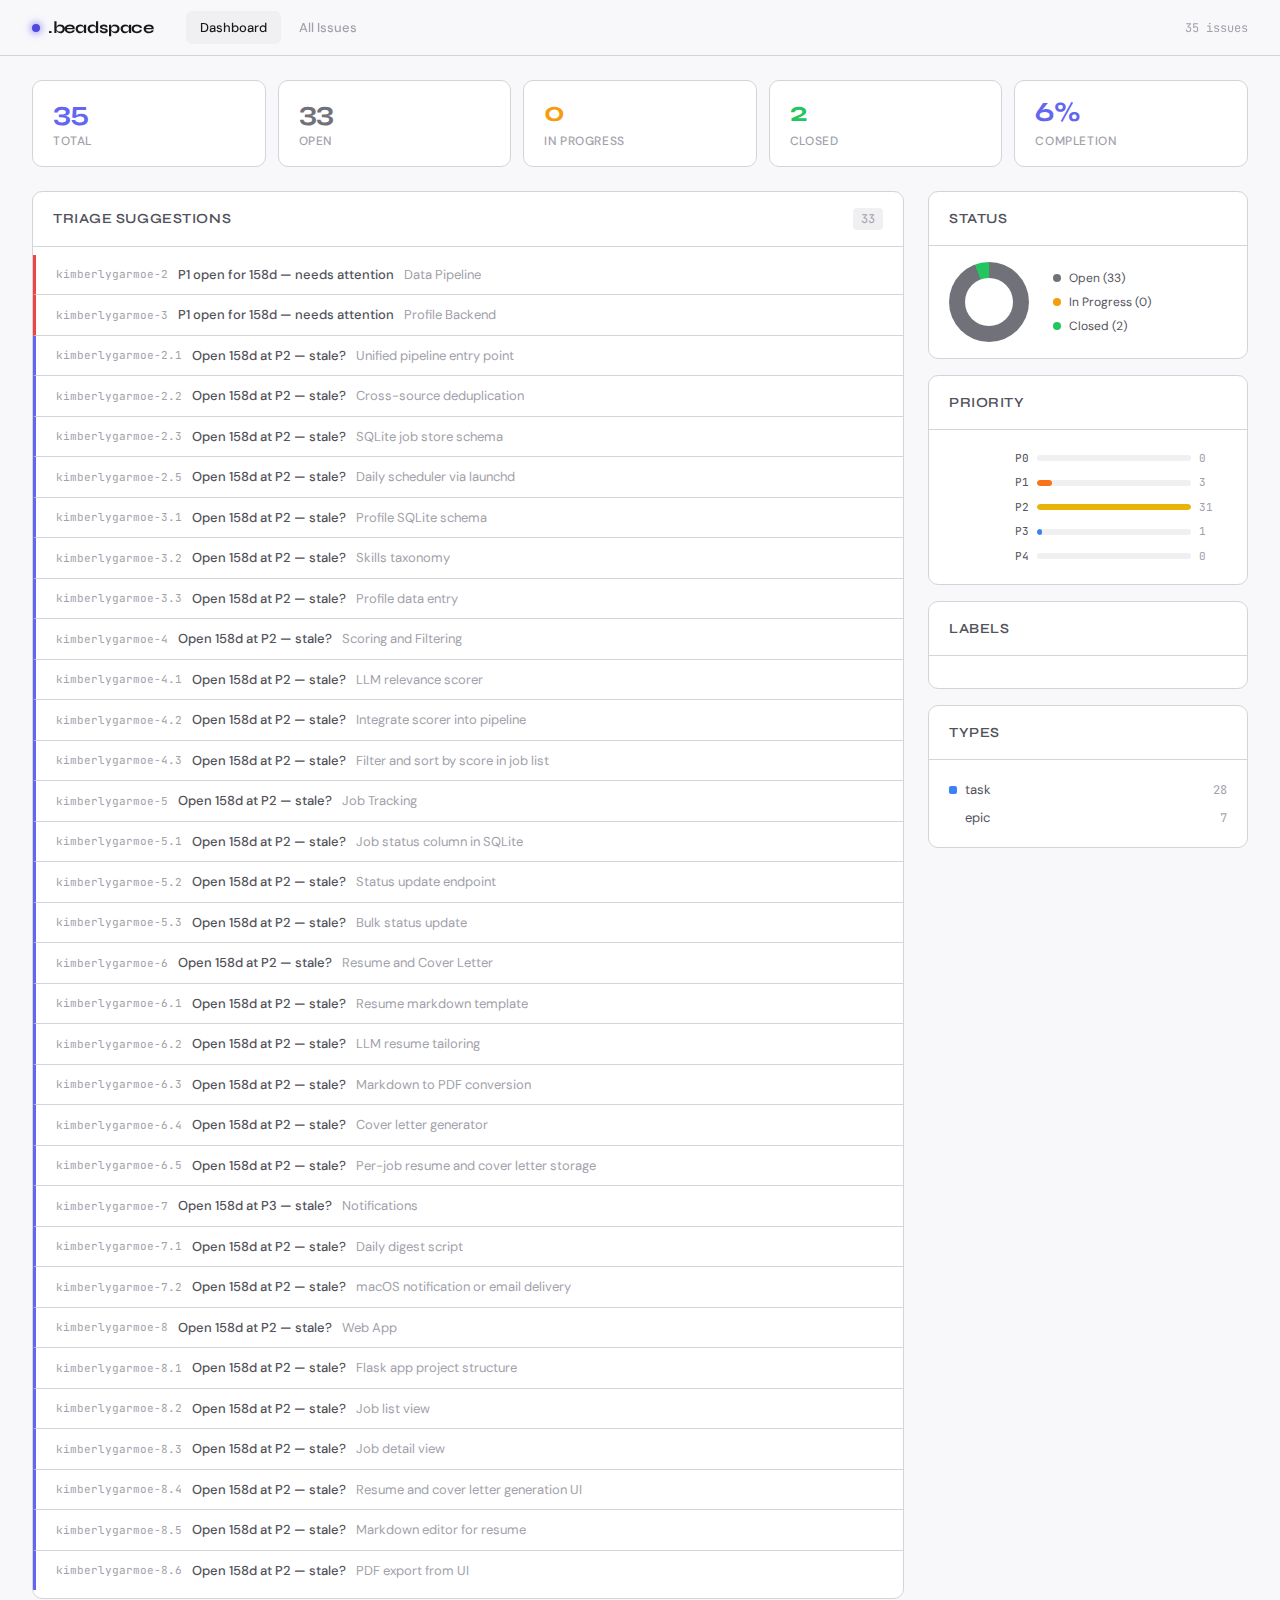
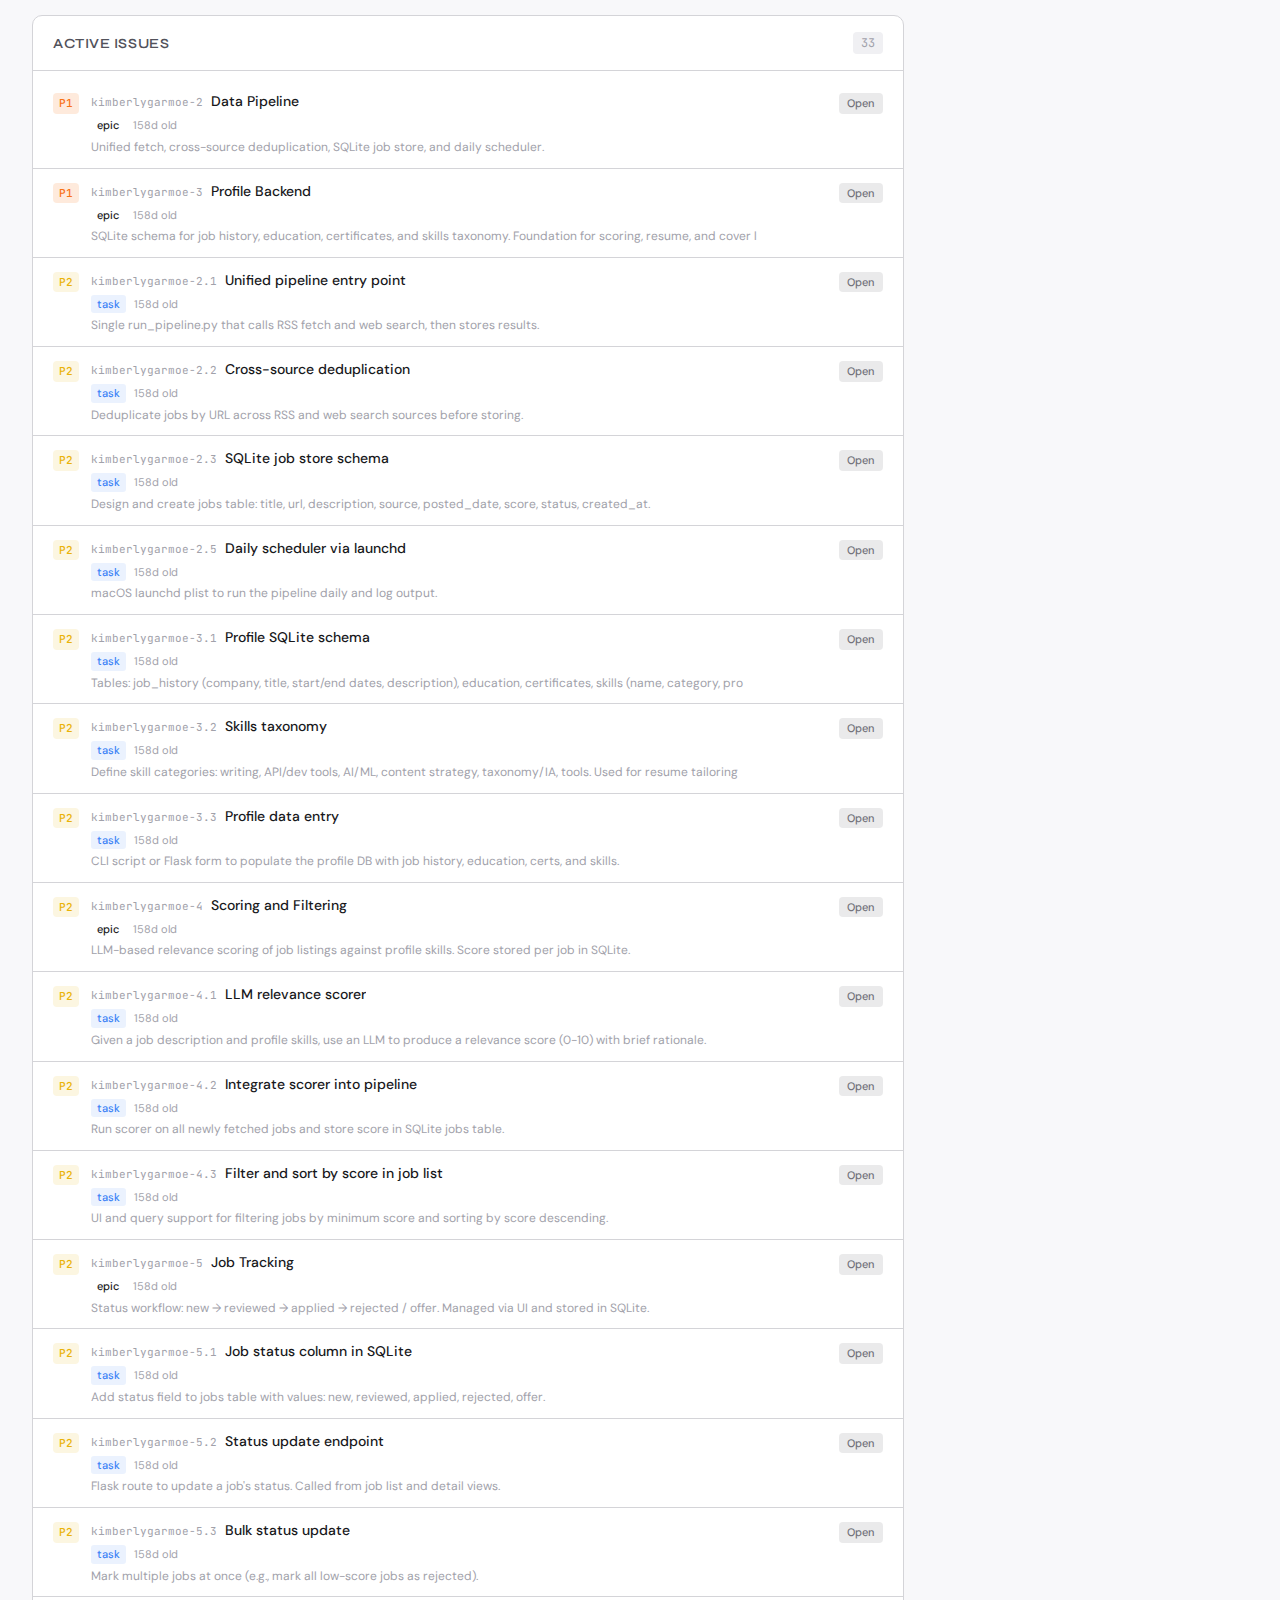
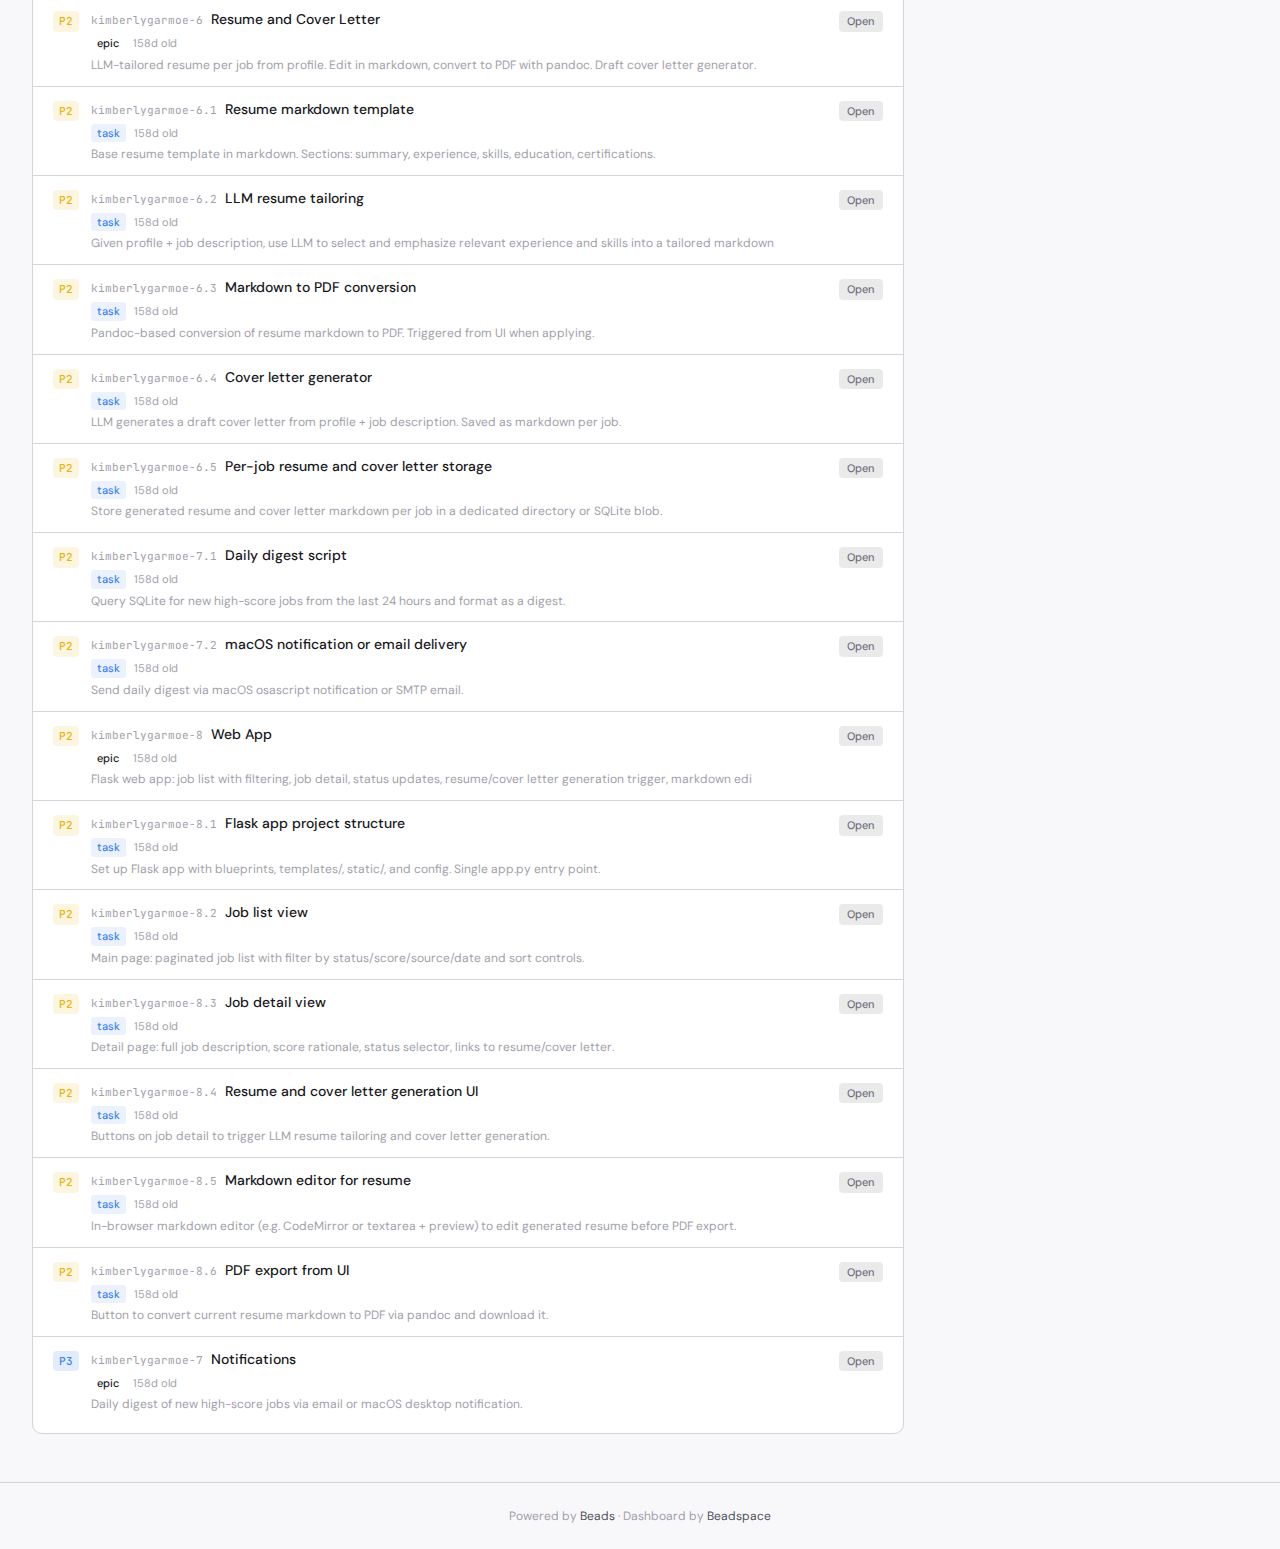
<file: .beadspace/index.html>
<!DOCTYPE html>
<html lang="en">
<head>
<meta charset="UTF-8">
<meta name="viewport" content="width=device-width, initial-scale=1.0">
<title>Beadspace</title>
<link rel="preconnect" href="https://fonts.googleapis.com">
<link rel="preconnect" href="https://fonts.gstatic.com" crossorigin>
<link href="https://fonts.googleapis.com/css2?family=Syne:wght@400;500;600;700;800&family=DM+Sans:opsz,wght@9..40,300;9..40,400;9..40,500;9..40,600&family=JetBrains+Mono:wght@400;500&display=swap" rel="stylesheet">
<style>
:root {
    --bg-deep: #09090b;
    --bg-surface: #111113;
    --bg-elevated: #1a1a1e;
    --bg-hover: #222226;
    --border: #27272a;
    --border-bright: #3a3a3e;
    --text-primary: #ededef;
    --text-secondary: #8e8e93;
    --text-muted: #5a5a5f;
    --accent: #6366f1;
    --accent-bright: #818cf8;
    --accent-dim: rgba(99, 102, 241, 0.15);
    --status-open: #71717a;
    --status-wip: #f59e0b;
    --status-closed: #22c55e;
    --p0: #ef4444;
    --p1: #f97316;
    --p2: #eab308;
    --p3: #3b82f6;
    --p4: #52525b;
    --type-bug: #ef4444;
    --type-feature: #8b5cf6;
    --type-task: #3b82f6;
    --severity-alert: #ef4444;
    --severity-warning: #f59e0b;
    --severity-info: #6366f1;
    --bg-topbar: rgba(17, 17, 19, 0.85);
}

@media (prefers-color-scheme: light) {
    :root {
        --bg-deep: #f8f8fa;
        --bg-surface: #ffffff;
        --bg-elevated: #f0f0f3;
        --bg-hover: #e8e8ec;
        --border: #d4d4d8;
        --border-bright: #a1a1aa;
        --text-primary: #18181b;
        --text-secondary: #52525b;
        --text-muted: #a1a1aa;
        --accent: #4f46e5;
        --accent-bright: #6366f1;
        --accent-dim: rgba(79, 70, 229, 0.1);
        --p4: #a1a1aa;
        --bg-topbar: rgba(248, 248, 250, 0.85);
    }
}

* { margin: 0; padding: 0; box-sizing: border-box; }

body {
    font-family: 'DM Sans', system-ui, sans-serif;
    background: var(--bg-deep);
    color: var(--text-primary);
    line-height: 1.5;
    min-height: 100vh;
}

/* Navigation */
.topbar {
    position: sticky;
    top: 0;
    z-index: 100;
    border-bottom: 1px solid var(--border);
    padding: 0 2rem;
    display: flex;
    align-items: center;
    height: 56px;
    gap: 2rem;
    backdrop-filter: blur(12px);
    background: var(--bg-topbar);
}

.topbar-brand {
    font-family: 'Syne', sans-serif;
    font-weight: 700;
    font-size: 1.05rem;
    letter-spacing: -0.02em;
    color: var(--text-primary);
    display: flex;
    align-items: center;
    gap: 0.5rem;
}

.topbar-brand .brand-dot {
    width: 8px;
    height: 8px;
    border-radius: 50%;
    background: var(--accent);
    box-shadow: 0 0 8px var(--accent);
}

.nav-tabs {
    display: flex;
    gap: 0.25rem;
}

.nav-tab {
    background: none;
    border: none;
    color: var(--text-muted);
    font-family: 'DM Sans', sans-serif;
    font-size: 0.8125rem;
    font-weight: 500;
    padding: 0.5rem 0.875rem;
    border-radius: 6px;
    cursor: pointer;
    transition: all 0.15s;
}

.nav-tab:hover {
    color: var(--text-secondary);
    background: var(--bg-elevated);
}

.nav-tab.active {
    color: var(--text-primary);
    background: var(--bg-elevated);
}

.topbar-meta {
    margin-left: auto;
    font-size: 0.75rem;
    color: var(--text-muted);
    font-family: 'JetBrains Mono', monospace;
}

/* Views */
.view { display: none; padding: 1.5rem 2rem 3rem; }
.view.active { display: block; }

/* Stats Row */
.stats-row {
    display: grid;
    grid-template-columns: repeat(auto-fit, minmax(140px, 1fr));
    gap: 0.75rem;
    margin-bottom: 1.5rem;
}

.stat-card {
    background: var(--bg-surface);
    border: 1px solid var(--border);
    border-radius: 10px;
    padding: 1rem 1.25rem;
}

.stat-value {
    font-family: 'Syne', sans-serif;
    font-weight: 700;
    font-size: 1.75rem;
    letter-spacing: -0.03em;
    line-height: 1.1;
}

.stat-label {
    font-size: 0.75rem;
    color: var(--text-muted);
    font-weight: 500;
    margin-top: 0.25rem;
    text-transform: uppercase;
    letter-spacing: 0.05em;
}

.stat-card.accent .stat-value { color: var(--accent-bright); }
.stat-card.open .stat-value { color: var(--status-open); }
.stat-card.wip .stat-value { color: var(--status-wip); }
.stat-card.closed .stat-value { color: var(--status-closed); }
.stat-card.completion .stat-value { color: var(--accent-bright); }

/* Dashboard Grid */
.dashboard-grid {
    display: grid;
    grid-template-columns: 1fr 320px;
    gap: 1.5rem;
}

@media (max-width: 960px) {
    .dashboard-grid { grid-template-columns: 1fr; }
}

.panel {
    background: var(--bg-surface);
    border: 1px solid var(--border);
    border-radius: 10px;
    overflow: hidden;
}

.panel-header {
    padding: 1rem 1.25rem;
    border-bottom: 1px solid var(--border);
    display: flex;
    align-items: center;
    justify-content: space-between;
}

.panel-title {
    font-family: 'Syne', sans-serif;
    font-weight: 600;
    font-size: 0.875rem;
    text-transform: uppercase;
    letter-spacing: 0.04em;
    color: var(--text-secondary);
}

.panel-count {
    font-family: 'JetBrains Mono', monospace;
    font-size: 0.75rem;
    color: var(--text-muted);
    background: var(--bg-elevated);
    padding: 0.125rem 0.5rem;
    border-radius: 4px;
}

.panel-body { padding: 0.5rem 0; }
.panel-body.padded { padding: 1rem 1.25rem; }

/* Issue Rows */
.issue-row {
    display: flex;
    align-items: flex-start;
    gap: 0.75rem;
    padding: 0.75rem 1.25rem;
    border-bottom: 1px solid var(--border);
    transition: background 0.1s;
}

.issue-row:last-child { border-bottom: none; }
.issue-row:hover { background: var(--bg-hover); }

.issue-priority {
    font-family: 'JetBrains Mono', monospace;
    font-size: 0.6875rem;
    font-weight: 500;
    padding: 0.125rem 0.375rem;
    border-radius: 4px;
    flex-shrink: 0;
    margin-top: 0.125rem;
}

.issue-priority.p0 { background: rgba(239, 68, 68, 0.15); color: var(--p0); }
.issue-priority.p1 { background: rgba(249, 115, 22, 0.15); color: var(--p1); }
.issue-priority.p2 { background: rgba(234, 179, 8, 0.12); color: var(--p2); }
.issue-priority.p3 { background: rgba(59, 130, 246, 0.15); color: var(--p3); }
.issue-priority.p4 { background: rgba(82, 82, 91, 0.2); color: var(--p4); }

.issue-main { flex: 1; min-width: 0; }

.issue-title-row {
    display: flex;
    align-items: baseline;
    gap: 0.5rem;
    margin-bottom: 0.25rem;
}

.issue-id {
    font-family: 'JetBrains Mono', monospace;
    font-size: 0.6875rem;
    color: var(--text-muted);
    flex-shrink: 0;
}

.issue-title {
    font-size: 0.875rem;
    font-weight: 500;
    color: var(--text-primary);
    white-space: nowrap;
    overflow: hidden;
    text-overflow: ellipsis;
}

.issue-meta {
    display: flex;
    align-items: center;
    gap: 0.5rem;
    flex-wrap: wrap;
}

.issue-type {
    font-size: 0.6875rem;
    font-weight: 500;
    padding: 0.0625rem 0.375rem;
    border-radius: 3px;
}

.issue-type.type-bug { background: rgba(239, 68, 68, 0.12); color: var(--type-bug); }
.issue-type.type-feature { background: rgba(139, 92, 246, 0.12); color: var(--type-feature); }
.issue-type.type-task { background: rgba(59, 130, 246, 0.1); color: var(--type-task); }

.tag {
    font-size: 0.6875rem;
    color: var(--text-muted);
    background: var(--bg-elevated);
    padding: 0.0625rem 0.375rem;
    border-radius: 3px;
}

.issue-age, .issue-comments {
    font-size: 0.6875rem;
    color: var(--text-muted);
}

.issue-desc {
    font-size: 0.75rem;
    color: var(--text-muted);
    margin-top: 0.25rem;
    line-height: 1.4;
    overflow: hidden;
    text-overflow: ellipsis;
    white-space: nowrap;
}

.issue-status {
    font-size: 0.6875rem;
    font-weight: 500;
    padding: 0.125rem 0.5rem;
    border-radius: 4px;
    flex-shrink: 0;
    margin-top: 0.125rem;
}

.issue-status.status-open {
    background: rgba(113, 113, 122, 0.15);
    color: var(--status-open);
}

.issue-status.status-in_progress {
    background: rgba(245, 158, 11, 0.15);
    color: var(--status-wip);
}

/* Triage Suggestions */
.suggestion-item {
    display: flex;
    align-items: center;
    gap: 0.625rem;
    padding: 0.625rem 1.25rem;
    border-bottom: 1px solid var(--border);
    font-size: 0.8125rem;
}

.suggestion-item:last-child { border-bottom: none; }
.suggestion-item.alert { border-left: 3px solid var(--severity-alert); }
.suggestion-item.warning { border-left: 3px solid var(--severity-warning); }
.suggestion-item.info { border-left: 3px solid var(--severity-info); }

.suggestion-id {
    font-family: 'JetBrains Mono', monospace;
    font-size: 0.6875rem;
    color: var(--text-muted);
    flex-shrink: 0;
}

.suggestion-reason {
    font-weight: 500;
    color: var(--text-secondary);
    flex-shrink: 0;
}

.suggestion-title {
    color: var(--text-muted);
    overflow: hidden;
    text-overflow: ellipsis;
    white-space: nowrap;
}

/* Charts (pure CSS) */
.bar-row {
    display: flex;
    align-items: center;
    gap: 0.5rem;
    padding: 0.25rem 0;
}

.bar-label {
    font-family: 'JetBrains Mono', monospace;
    font-size: 0.6875rem;
    color: var(--text-secondary);
    width: 80px;
    flex-shrink: 0;
    text-align: right;
}

.bar-track {
    flex: 1;
    height: 6px;
    background: var(--bg-elevated);
    border-radius: 3px;
    overflow: hidden;
}

.bar-fill {
    height: 100%;
    border-radius: 3px;
    transition: width 0.6s cubic-bezier(0.22, 1, 0.36, 1);
}

.p0-fill { background: var(--p0); }
.p1-fill { background: var(--p1); }
.p2-fill { background: var(--p2); }
.p3-fill { background: var(--p3); }
.p4-fill { background: var(--p4); }
.accent-fill { background: var(--accent); }

.bar-count {
    font-family: 'JetBrains Mono', monospace;
    font-size: 0.6875rem;
    color: var(--text-muted);
    width: 28px;
    flex-shrink: 0;
}

/* Donut Chart */
.donut-container {
    display: flex;
    align-items: center;
    gap: 1.5rem;
}

.donut {
    width: 80px;
    height: 80px;
    border-radius: 50%;
    position: relative;
    flex-shrink: 0;
}

.donut::after {
    content: '';
    position: absolute;
    inset: 16px;
    background: var(--bg-surface);
    border-radius: 50%;
}

.donut-legend {
    display: flex;
    flex-direction: column;
    gap: 0.375rem;
}

.donut-legend-item {
    display: flex;
    align-items: center;
    gap: 0.5rem;
    font-size: 0.75rem;
    color: var(--text-secondary);
}

.donut-legend-dot {
    width: 8px;
    height: 8px;
    border-radius: 50%;
    flex-shrink: 0;
}

/* Type Distribution */
.type-row {
    display: flex;
    align-items: center;
    gap: 0.5rem;
    padding: 0.25rem 0;
}

.type-dot {
    width: 8px;
    height: 8px;
    border-radius: 2px;
    flex-shrink: 0;
}

.type-dot.type-bug { background: var(--type-bug); }
.type-dot.type-feature { background: var(--type-feature); }
.type-dot.type-task { background: var(--type-task); }

.type-name {
    font-size: 0.8125rem;
    color: var(--text-secondary);
    flex: 1;
}

.type-count {
    font-family: 'JetBrains Mono', monospace;
    font-size: 0.75rem;
    color: var(--text-muted);
}

/* Empty State */
.empty-state {
    padding: 2rem;
    text-align: center;
    color: var(--text-muted);
    font-size: 0.8125rem;
}

/* Sidebar */
.sidebar {
    display: flex;
    flex-direction: column;
    gap: 1rem;
}

/* Issues Table View */
.search-bar {
    display: flex;
    gap: 0.5rem;
    margin-bottom: 1rem;
    align-items: center;
}

.search-input {
    flex: 1;
    background: var(--bg-surface);
    border: 1px solid var(--border);
    border-radius: 8px;
    padding: 0.625rem 1rem;
    color: var(--text-primary);
    font-family: 'DM Sans', sans-serif;
    font-size: 0.875rem;
    outline: none;
    transition: border-color 0.15s;
}

.search-input:focus { border-color: var(--accent); }
.search-input::placeholder { color: var(--text-muted); }

.filter-chip {
    background: var(--bg-surface);
    border: 1px solid var(--border);
    color: var(--text-secondary);
    font-family: 'DM Sans', sans-serif;
    font-size: 0.75rem;
    font-weight: 500;
    padding: 0.5rem 0.75rem;
    border-radius: 6px;
    cursor: pointer;
    transition: all 0.15s;
    white-space: nowrap;
}

.filter-chip:hover { border-color: var(--border-bright); color: var(--text-primary); }
.filter-chip.active { background: var(--accent-dim); border-color: var(--accent); color: var(--accent-bright); }

.issues-table {
    width: 100%;
    border-collapse: collapse;
    background: var(--bg-surface);
    border: 1px solid var(--border);
    border-radius: 10px;
    overflow: hidden;
}

.issues-table th {
    text-align: left;
    padding: 0.625rem 0.75rem;
    font-size: 0.6875rem;
    font-weight: 600;
    color: var(--text-muted);
    text-transform: uppercase;
    letter-spacing: 0.05em;
    border-bottom: 1px solid var(--border);
    background: var(--bg-elevated);
    cursor: pointer;
    user-select: none;
    white-space: nowrap;
}

.issues-table th:hover { color: var(--text-secondary); }

.issues-table td {
    padding: 0.5rem 0.75rem;
    font-size: 0.8125rem;
    border-bottom: 1px solid var(--border);
    vertical-align: top;
}

.issues-table tr:last-child td { border-bottom: none; }
.issues-table tr:hover td { background: var(--bg-hover); }

.issues-table .col-id {
    font-family: 'JetBrains Mono', monospace;
    font-size: 0.6875rem;
    color: var(--text-muted);
    white-space: nowrap;
}

.issues-table .col-title {
    font-weight: 500;
    max-width: 400px;
    overflow: hidden;
    text-overflow: ellipsis;
    white-space: nowrap;
}

.status-dot {
    display: inline-block;
    width: 6px;
    height: 6px;
    border-radius: 50%;
    margin-right: 0.375rem;
}

.status-dot.open { background: var(--status-open); }
.status-dot.in_progress { background: var(--status-wip); }
.status-dot.closed { background: var(--status-closed); }

/* Loading state */
.loading {
    display: flex;
    align-items: center;
    justify-content: center;
    min-height: 60vh;
    flex-direction: column;
    gap: 1rem;
}

.loading-spinner {
    width: 24px;
    height: 24px;
    border: 2px solid var(--border);
    border-top-color: var(--accent);
    border-radius: 50%;
    animation: spin 0.8s linear infinite;
}

@keyframes spin { to { transform: rotate(360deg); } }

.loading-text {
    color: var(--text-muted);
    font-size: 0.8125rem;
}

.error-state {
    display: flex;
    align-items: center;
    justify-content: center;
    min-height: 60vh;
    flex-direction: column;
    gap: 1rem;
    color: var(--severity-alert);
}

.error-state code {
    font-family: 'JetBrains Mono', monospace;
    font-size: 0.75rem;
    color: var(--text-muted);
    background: var(--bg-surface);
    padding: 0.5rem 1rem;
    border-radius: 6px;
    border: 1px solid var(--border);
}

/* Scrollbar */
::-webkit-scrollbar { width: 6px; height: 6px; }
::-webkit-scrollbar-track { background: transparent; }
::-webkit-scrollbar-thumb { background: var(--border); border-radius: 3px; }
::-webkit-scrollbar-thumb:hover { background: var(--border-bright); }

/* Footer */
.footer {
    border-top: 1px solid var(--border);
    padding: 1.5rem 2rem;
    text-align: center;
    font-size: 0.75rem;
    color: var(--text-muted);
}
.footer a {
    color: var(--text-secondary);
    text-decoration: none;
}
.footer a:hover { color: var(--accent-bright); }

/* Transitions */
.view { animation: fadeIn 0.2s ease; }
@keyframes fadeIn { from { opacity: 0; transform: translateY(4px); } to { opacity: 1; transform: translateY(0); } }
</style>
</head>
<body>

<div class="topbar">
    <div class="topbar-brand">
        <span class="brand-dot"></span>
        <span id="topbar-title"></span>
    </div>
    <div class="nav-tabs">
        <button class="nav-tab active" data-view="dashboard">Dashboard</button>
        <button class="nav-tab" data-view="issues">All Issues</button>
    </div>
    <div class="topbar-meta" id="topbar-meta"></div>
</div>

<div id="app">
    <div class="loading">
        <div class="loading-spinner"></div>
        <div class="loading-text">Loading issues...</div>
    </div>
</div>

<script>
// ─── Data Loading ────────────────────────────────────────────────────────────
// Fetches issues.json (sibling file) and renders the dashboard dynamically.
// All user-facing text is rendered via textContent (safe) or the esc() helper.

function esc(str) {
    var el = document.createElement('span');
    el.textContent = str || '';
    return el.innerHTML;
}

function daysAgo(dateStr) {
    if (!dateStr) return 0;
    var diff = Date.now() - new Date(dateStr).getTime();
    return Math.max(0, Math.floor(diff / 86400000));
}

function pShort(p) { return 'P' + (p != null ? p : 2); }

// ─── Triage Engine ───────────────────────────────────────────────────────────
function triageSuggestions(issues) {
    var suggestions = [];
    issues.forEach(function(issue) {
        if (issue.status === 'closed') return;
        var age = daysAgo(issue.created_at);
        var p = issue.priority != null ? issue.priority : 2;
        var labels = issue.labels || [];
        var hasDesc = !!issue.description;

        if (issue.issue_type === 'bug' && p >= 3) {
            suggestions.push({ id: issue.id, title: issue.title,
                reason: 'Bug at ' + pShort(p) + ' — consider promoting', severity: 'warning' });
        }
        if (p <= 1 && age > 3) {
            suggestions.push({ id: issue.id, title: issue.title,
                reason: pShort(p) + ' open for ' + age + 'd — needs attention', severity: 'alert' });
        }
        if (labels.indexOf('plan-worthy') !== -1 && !hasDesc) {
            suggestions.push({ id: issue.id, title: issue.title,
                reason: 'plan-worthy but no description', severity: 'info' });
        }
        if (age > 7 && p < 4) {
            suggestions.push({ id: issue.id, title: issue.title,
                reason: 'Open ' + age + 'd at ' + pShort(p) + ' — stale?', severity: 'info' });
        }
    });

    // Dedupe by ID, keep highest severity
    var rank = { alert: 0, warning: 1, info: 2 };
    var seen = {};
    suggestions.forEach(function(s) {
        if (!seen[s.id] || rank[s.severity] < rank[seen[s.id].severity]) seen[s.id] = s;
    });
    return Object.values(seen).sort(function(a, b) { return rank[a.severity] - rank[b.severity]; });
}

// ─── Render Dashboard ────────────────────────────────────────────────────────
function renderDashboard(issues) {
    var open = issues.filter(function(i) { return i.status === 'open'; });
    var wip = issues.filter(function(i) { return i.status === 'in_progress'; });
    var closed = issues.filter(function(i) { return i.status === 'closed'; });
    var total = issues.length;
    var completionPct = total > 0 ? Math.round(closed.length / total * 100) : 0;

    // Priority counts
    var priCounts = [0, 0, 0, 0, 0];
    issues.forEach(function(i) { var p = i.priority != null ? i.priority : 2; if (p >= 0 && p <= 4) priCounts[p]++; });
    var maxPri = Math.max.apply(null, priCounts) || 1;

    // Label counts
    var labelMap = {};
    issues.forEach(function(i) { (i.labels || []).forEach(function(l) { labelMap[l] = (labelMap[l] || 0) + 1; }); });
    var labels = Object.keys(labelMap).sort(function(a, b) { return labelMap[b] - labelMap[a]; });
    var maxLabel = labels.length > 0 ? labelMap[labels[0]] : 1;

    // Type counts
    var typeMap = {};
    issues.forEach(function(i) { var t = i.issue_type || 'task'; typeMap[t] = (typeMap[t] || 0) + 1; });

    // Donut
    var totalDonut = open.length + wip.length + closed.length;
    var openEnd = totalDonut > 0 ? (open.length / totalDonut * 100) : 0;
    var wipEnd = openEnd + (totalDonut > 0 ? (wip.length / totalDonut * 100) : 0);
    var donutGrad = 'conic-gradient(var(--status-open) 0% ' + openEnd.toFixed(1) + '%, var(--status-wip) ' + openEnd.toFixed(1) + '% ' + wipEnd.toFixed(1) + '%, var(--status-closed) ' + wipEnd.toFixed(1) + '% 100%)';

    // Active issues sorted by priority then age
    var active = open.concat(wip).sort(function(a, b) {
        var pa = a.priority != null ? a.priority : 2;
        var pb = b.priority != null ? b.priority : 2;
        if (pa !== pb) return pa - pb;
        return daysAgo(b.created_at) - daysAgo(a.created_at);
    });

    var suggestions = triageSuggestions(issues);

    // Build suggestions HTML
    var suggestionsHtml = '';
    if (suggestions.length > 0) {
        suggestions.forEach(function(s) {
            suggestionsHtml += '<div class="suggestion-item ' + esc(s.severity) + '">' +
                '<span class="suggestion-id">' + esc(s.id) + '</span>' +
                '<span class="suggestion-reason">' + esc(s.reason) + '</span>' +
                '<span class="suggestion-title">' + esc((s.title || '').substring(0, 60)) + '</span></div>';
        });
    } else {
        suggestionsHtml = '<div class="empty-state">No triage suggestions — looking clean</div>';
    }

    // Build active issues HTML
    var activeHtml = '';
    if (active.length > 0) {
        active.forEach(function(issue) {
            var p = issue.priority != null ? issue.priority : 2;
            var age = daysAgo(issue.created_at);
            var ageStr = age > 0 ? age + 'd' : 'today';
            var statusDisplay = issue.status === 'in_progress' ? 'WIP' : 'Open';
            var tagsHtml = (issue.labels || []).map(function(l) { return '<span class="tag">' + esc(l) + '</span>'; }).join('');
            var itype = issue.issue_type || 'task';
            var descPreview = esc((issue.description || '').substring(0, 120));
            var commentCount = (issue.comments || []).length;

            activeHtml += '<div class="issue-row">' +
                '<div class="issue-priority p' + p + '">' + pShort(p) + '</div>' +
                '<div class="issue-main">' +
                '<div class="issue-title-row"><span class="issue-id">' + esc(issue.id) + '</span>' +
                '<span class="issue-title">' + esc(issue.title) + '</span></div>' +
                '<div class="issue-meta"><span class="issue-type type-' + esc(itype) + '">' + esc(itype) + '</span>' +
                tagsHtml +
                '<span class="issue-age">' + ageStr + ' old</span>' +
                (commentCount ? '<span class="issue-comments">' + commentCount + ' comments</span>' : '') +
                '</div>' +
                (descPreview ? '<div class="issue-desc">' + descPreview + '</div>' : '') +
                '</div>' +
                '<div class="issue-status status-' + esc(issue.status) + '">' + esc(statusDisplay) + '</div></div>';
        });
    } else {
        activeHtml = '<div class="empty-state">No open issues — inbox zero achieved</div>';
    }

    // Priority bars
    var priBarsHtml = '';
    for (var pi = 0; pi <= 4; pi++) {
        var pct = (priCounts[pi] / maxPri * 100).toFixed(0);
        priBarsHtml += '<div class="bar-row"><span class="bar-label">P' + pi + '</span>' +
            '<div class="bar-track"><div class="bar-fill p' + pi + '-fill" style="width:' + pct + '%"></div></div>' +
            '<span class="bar-count">' + priCounts[pi] + '</span></div>';
    }

    // Label bars
    var labelBarsHtml = '';
    labels.forEach(function(l) {
        var pct = (labelMap[l] / maxLabel * 100).toFixed(0);
        labelBarsHtml += '<div class="bar-row"><span class="bar-label">' + esc(l) + '</span>' +
            '<div class="bar-track"><div class="bar-fill accent-fill" style="width:' + pct + '%"></div></div>' +
            '<span class="bar-count">' + labelMap[l] + '</span></div>';
    });

    // Type items
    var typeHtml = '';
    Object.keys(typeMap).sort(function(a, b) { return typeMap[b] - typeMap[a]; }).forEach(function(t) {
        typeHtml += '<div class="type-row"><span class="type-dot type-' + esc(t) + '"></span>' +
            '<span class="type-name">' + esc(t) + '</span>' +
            '<span class="type-count">' + typeMap[t] + '</span></div>';
    });

    return '<div id="view-dashboard" class="view active">' +
        '<div class="stats-row">' +
        '<div class="stat-card accent"><div class="stat-value">' + total + '</div><div class="stat-label">Total</div></div>' +
        '<div class="stat-card open"><div class="stat-value">' + open.length + '</div><div class="stat-label">Open</div></div>' +
        '<div class="stat-card wip"><div class="stat-value">' + wip.length + '</div><div class="stat-label">In Progress</div></div>' +
        '<div class="stat-card closed"><div class="stat-value">' + closed.length + '</div><div class="stat-label">Closed</div></div>' +
        '<div class="stat-card completion"><div class="stat-value">' + completionPct + '%</div><div class="stat-label">Completion</div></div>' +
        '</div>' +
        '<div class="dashboard-grid"><div class="main-column">' +
        '<div class="panel" style="margin-bottom:1rem"><div class="panel-header"><span class="panel-title">Triage Suggestions</span><span class="panel-count">' + suggestions.length + '</span></div><div class="panel-body">' + suggestionsHtml + '</div></div>' +
        '<div class="panel"><div class="panel-header"><span class="panel-title">Active Issues</span><span class="panel-count">' + active.length + '</span></div><div class="panel-body">' + activeHtml + '</div></div>' +
        '</div><div class="sidebar">' +
        '<div class="panel"><div class="panel-header"><span class="panel-title">Status</span></div><div class="panel-body padded"><div class="donut-container"><div class="donut" style="background:' + donutGrad + '"></div><div class="donut-legend">' +
        '<div class="donut-legend-item"><div class="donut-legend-dot" style="background:var(--status-open)"></div>Open (' + open.length + ')</div>' +
        '<div class="donut-legend-item"><div class="donut-legend-dot" style="background:var(--status-wip)"></div>In Progress (' + wip.length + ')</div>' +
        '<div class="donut-legend-item"><div class="donut-legend-dot" style="background:var(--status-closed)"></div>Closed (' + closed.length + ')</div>' +
        '</div></div></div></div>' +
        '<div class="panel"><div class="panel-header"><span class="panel-title">Priority</span></div><div class="panel-body padded">' + priBarsHtml + '</div></div>' +
        '<div class="panel"><div class="panel-header"><span class="panel-title">Labels</span></div><div class="panel-body padded">' + labelBarsHtml + '</div></div>' +
        '<div class="panel"><div class="panel-header"><span class="panel-title">Types</span></div><div class="panel-body padded">' + typeHtml + '</div></div>' +
        '</div></div></div>';
}

// ─── Issues Table (DOM-based rendering) ──────────────────────────────────────
var ISSUES = [];
var currentSort = { field: 'priority', dir: 1 };
var currentFilter = 'open';
var searchQuery = '';

function renderIssuesView() {
    return '<div id="view-issues" class="view">' +
        '<div class="search-bar">' +
        '<input type="text" class="search-input" id="search" placeholder="Search issues..." autocomplete="off">' +
        '<button class="filter-chip" data-filter="all">All</button>' +
        '<button class="filter-chip active" data-filter="open">Open</button>' +
        '<button class="filter-chip" data-filter="in_progress">WIP</button>' +
        '<button class="filter-chip" data-filter="closed">Closed</button>' +
        '</div>' +
        '<table class="issues-table"><thead><tr>' +
        '<th data-sort="id">ID</th>' +
        '<th data-sort="priority">Priority</th>' +
        '<th data-sort="title">Title</th>' +
        '<th data-sort="status">Status</th>' +
        '<th data-sort="type">Type</th>' +
        '<th data-sort="labels">Labels</th>' +
        '<th data-sort="age">Age</th>' +
        '</tr></thead><tbody id="issues-tbody"></tbody></table></div>';
}

function renderIssuesTable() {
    var filtered = ISSUES.filter(function(i) {
        if (currentFilter !== 'all' && i.status !== currentFilter) return false;
        if (searchQuery) {
            var q = searchQuery.toLowerCase();
            return (i.title || '').toLowerCase().indexOf(q) !== -1 ||
                   (i.id || '').toLowerCase().indexOf(q) !== -1 ||
                   (i.labels || []).some(function(l) { return l.toLowerCase().indexOf(q) !== -1; });
        }
        return true;
    });

    filtered.sort(function(a, b) {
        var va, vb;
        switch (currentSort.field) {
            case 'priority': va = a.priority != null ? a.priority : 2; vb = b.priority != null ? b.priority : 2; break;
            case 'age': va = daysAgo(a.created_at); vb = daysAgo(b.created_at); break;
            case 'status': va = a.status; vb = b.status; break;
            case 'type': va = a.issue_type || ''; vb = b.issue_type || ''; break;
            case 'title': va = a.title || ''; vb = b.title || ''; break;
            case 'id': va = a.id || ''; vb = b.id || ''; break;
            default: va = a.priority != null ? a.priority : 2; vb = b.priority != null ? b.priority : 2;
        }
        if (typeof va === 'string') return va.localeCompare(vb) * currentSort.dir;
        return (va - vb) * currentSort.dir;
    });

    // Build table using DOM methods (XSS-safe)
    var tbody = document.getElementById('issues-tbody');
    if (!tbody) return;
    while (tbody.firstChild) tbody.removeChild(tbody.firstChild);

    filtered.forEach(function(i) {
        var age = daysAgo(i.created_at);
        var ageStr = age > 0 ? age + 'd' : 'today';
        var p = i.priority != null ? i.priority : 2;
        var statusLabel = i.status === 'in_progress' ? 'In Progress' : i.status.charAt(0).toUpperCase() + i.status.slice(1);
        var tr = document.createElement('tr');

        var tdId = document.createElement('td');
        tdId.className = 'col-id';
        tdId.textContent = i.id;
        tr.appendChild(tdId);

        var tdPri = document.createElement('td');
        var priSpan = document.createElement('span');
        priSpan.className = 'issue-priority p' + p;
        priSpan.textContent = 'P' + p;
        tdPri.appendChild(priSpan);
        tr.appendChild(tdPri);

        var tdTitle = document.createElement('td');
        tdTitle.className = 'col-title';
        tdTitle.textContent = i.title;
        tr.appendChild(tdTitle);

        var tdStatus = document.createElement('td');
        var statusDot = document.createElement('span');
        statusDot.className = 'status-dot ' + i.status;
        tdStatus.appendChild(statusDot);
        tdStatus.appendChild(document.createTextNode(statusLabel));
        tr.appendChild(tdStatus);

        var tdType = document.createElement('td');
        var typeSpan = document.createElement('span');
        typeSpan.className = 'issue-type type-' + (i.issue_type || 'task');
        typeSpan.textContent = i.issue_type || 'task';
        tdType.appendChild(typeSpan);
        tr.appendChild(tdType);

        var tdLabels = document.createElement('td');
        (i.labels || []).forEach(function(l) {
            var tagSpan = document.createElement('span');
            tagSpan.className = 'tag';
            tagSpan.textContent = l;
            tdLabels.appendChild(tagSpan);
            tdLabels.appendChild(document.createTextNode(' '));
        });
        tr.appendChild(tdLabels);

        var tdAge = document.createElement('td');
        tdAge.style.fontFamily = "'JetBrains Mono', monospace";
        tdAge.style.fontSize = '0.6875rem';
        tdAge.style.color = 'var(--text-muted)';
        tdAge.textContent = ageStr;
        tr.appendChild(tdAge);

        tbody.appendChild(tr);
    });
}

function bindIssuesEvents() {
    document.querySelectorAll('.issues-table th[data-sort]').forEach(function(th) {
        th.addEventListener('click', function() {
            var field = th.dataset.sort;
            if (currentSort.field === field) { currentSort.dir *= -1; }
            else { currentSort = { field: field, dir: 1 }; }
            renderIssuesTable();
        });
    });

    document.querySelectorAll('.filter-chip').forEach(function(chip) {
        chip.addEventListener('click', function() {
            document.querySelectorAll('.filter-chip').forEach(function(c) { c.classList.remove('active'); });
            chip.classList.add('active');
            currentFilter = chip.dataset.filter;
            renderIssuesTable();
        });
    });

    var searchEl = document.getElementById('search');
    if (searchEl) {
        searchEl.addEventListener('input', function(e) {
            searchQuery = e.target.value;
            renderIssuesTable();
        });
    }
}

// ─── Repo name from URL path (e.g., owner.github.io/repo-name/) ─────────────
var repoName = (function() {
    var seg = window.location.pathname.split('/').filter(Boolean)[0];
    return seg || 'Beadspace';
})();
document.getElementById('topbar-title').textContent = repoName;
document.title = repoName;

// ─── Bootstrap ───────────────────────────────────────────────────────────────
fetch('issues.json')
    .then(function(r) {
        if (!r.ok) throw new Error('Failed to load issues.json (HTTP ' + r.status + ')');
        return r.json();
    })
    .then(function(issues) {
        ISSUES = issues;
        document.getElementById('topbar-meta').textContent = issues.length + ' issues';

        // Render both views
        var app = document.getElementById('app');
        app.textContent = '';
        app.insertAdjacentHTML('beforeend', renderDashboard(issues));
        app.insertAdjacentHTML('beforeend', renderIssuesView());

        // Bind navigation
        document.querySelectorAll('.nav-tab').forEach(function(tab) {
            tab.addEventListener('click', function() {
                document.querySelectorAll('.nav-tab').forEach(function(t) { t.classList.remove('active'); });
                document.querySelectorAll('.view').forEach(function(v) { v.classList.remove('active'); });
                tab.classList.add('active');
                document.getElementById('view-' + tab.dataset.view).classList.add('active');
            });
        });

        // Bind issues table events and render
        bindIssuesEvents();
        renderIssuesTable();
    })
    .catch(function(err) {
        var app = document.getElementById('app');
        app.textContent = '';
        var errDiv = document.createElement('div');
        errDiv.className = 'error-state';
        var msg = document.createElement('div');
        msg.textContent = 'Could not load issues';
        errDiv.appendChild(msg);
        var code = document.createElement('code');
        code.textContent = err.message;
        errDiv.appendChild(code);
        var hint = document.createElement('div');
        hint.style.color = 'var(--text-muted)';
        hint.style.fontSize = '0.75rem';
        hint.style.marginTop = '0.5rem';
        hint.textContent = 'Expected issues.json next to this file. Run: bd export | jq -s . > issues.json';
        errDiv.appendChild(hint);
        app.appendChild(errDiv);
    });
</script>

<footer class="footer">
    Powered by <a href="https://github.com/steveyegge/beads">Beads</a>
    &middot;
    Dashboard by <a href="https://github.com/cameronsjo/beadspace">Beadspace</a>
</footer>

</body>
</html>
</file>
